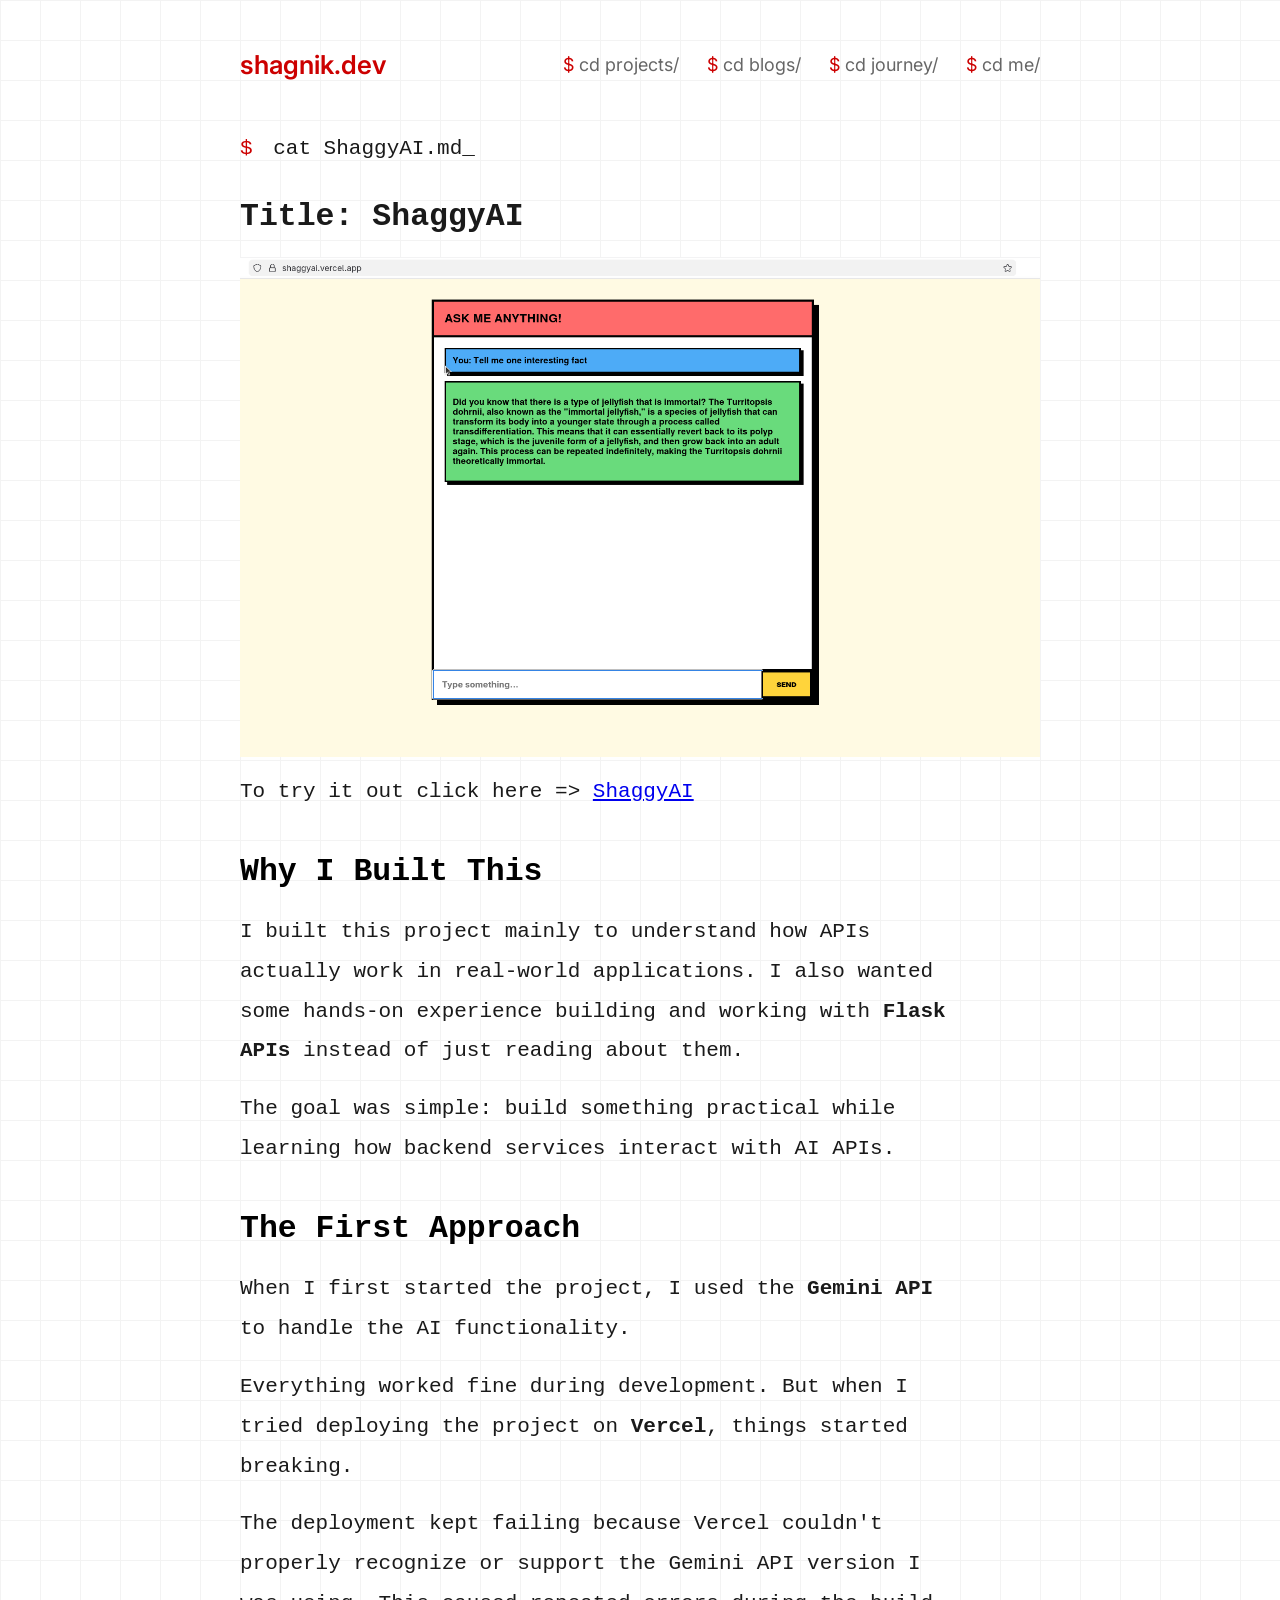
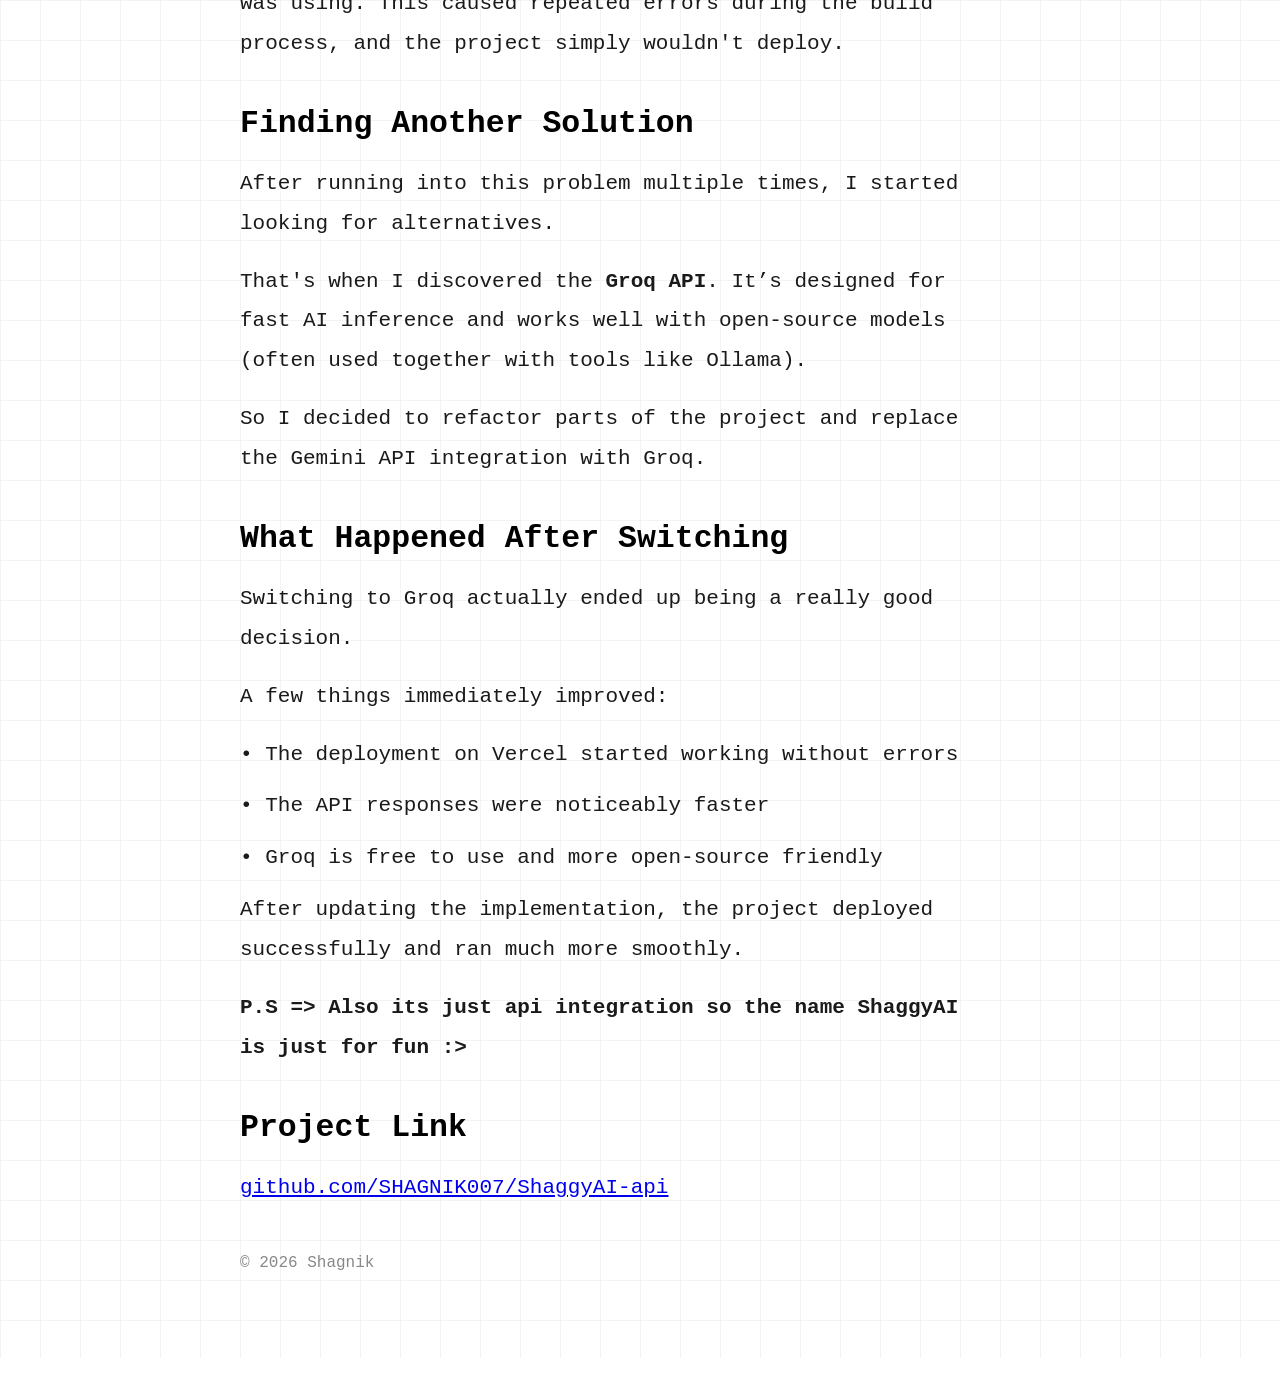
<file: apiblog.html>
<!DOCTYPE html>
<html lang="en">
<head>

<meta charset="UTF-8">
<meta name="viewport" content="width=device-width, initial-scale=1.0">

<title>shaggyAI | shagnik.dev</title>

<link rel="stylesheet" href="style.css">
<link rel="icon" type="image/png" href="me.jpg">

<link rel="stylesheet"
href="https://cdnjs.cloudflare.com/ajax/libs/font-awesome/6.5.0/css/all.min.css">

</head>

<body>

<nav>

<a href="index.html" class="logo" style="text-decoration: none;">shagnik.dev</a>

<ul class="links">
<li><a href="projects.html">cd projects/</a></li>
<li><a href="blogs.html">cd blogs/</a></li>
<li><a href="journey.html">cd journey/</a></li>
<li><a href="index.html">cd me/</a></li>

</ul>

</nav>

<section class="terminal">

<p class="terminal-command">
<span class="prompt">$</span> cat ShaggyAI.md<span class="cursor">_</span>
</p>

<h1>
Title: ShaggyAI
</h1>

<img src="Screenshot from 2026-03-09 23-28-28.png" width="800" height="500">

<p>
To try it out click here => <a href="https://shaggyai.vercel.app/" target="_blank">ShaggyAI</a>
</p>

<h2>Why I Built This</h2>

<p>
I built this project mainly to understand how APIs actually work in real-world
applications. I also wanted some hands-on experience building and working
with<strong> Flask APIs</strong> instead of just reading about them.
</p>

<p>
The goal was simple: build something practical while learning how backend
services interact with AI APIs.
</p>

<h2>The First Approach</h2>

<p>
When I first started the project, I used the <strong>Gemini API</strong> to handle
the AI functionality.
</p>

<p>
Everything worked fine during development. But when I tried deploying the
project on <strong>Vercel</strong>, things started breaking.
</p>

<p>
The deployment kept failing because Vercel couldn't properly recognize or
support the Gemini API version I was using. This caused repeated errors
during the build process, and the project simply wouldn't deploy.
</p>

<h2>Finding Another Solution</h2>

<p>
After running into this problem multiple times, I started looking for
alternatives.
</p>

<p>
That's when I discovered the <strong>Groq API</strong>. It’s designed for fast AI
inference and works well with open-source models (often used together
with tools like Ollama).
</p>

<p>
So I decided to refactor parts of the project and replace the Gemini API
integration with Groq.
</p>

<h2>What Happened After Switching</h2>

<p>
Switching to Groq actually ended up being a really good decision.
</p>

<p>
A few things immediately improved:
</p>

<ul class="terminal-list">
<li>• The deployment on Vercel started working without errors</li>
<li>• The API responses were noticeably faster</li>
<li>• Groq is free to use and more open-source friendly</li>
</ul>

<p>
After updating the implementation, the project deployed successfully
and ran much more smoothly.
</p>

<p>
    <h4>
    P.S => Also its just api integration so the name ShaggyAI is just for fun :>
    </h4>
</p>

<h2>Project Link</h2>

<p>
<a href="https://github.com/SHAGNIK007/ShaggyAI-api" target="_blank">
github.com/SHAGNIK007/ShaggyAI-api
</a>
</p>

<footer>

<p>© 2026 Shagnik</p>

</footer>

</body>
</html>
</file>
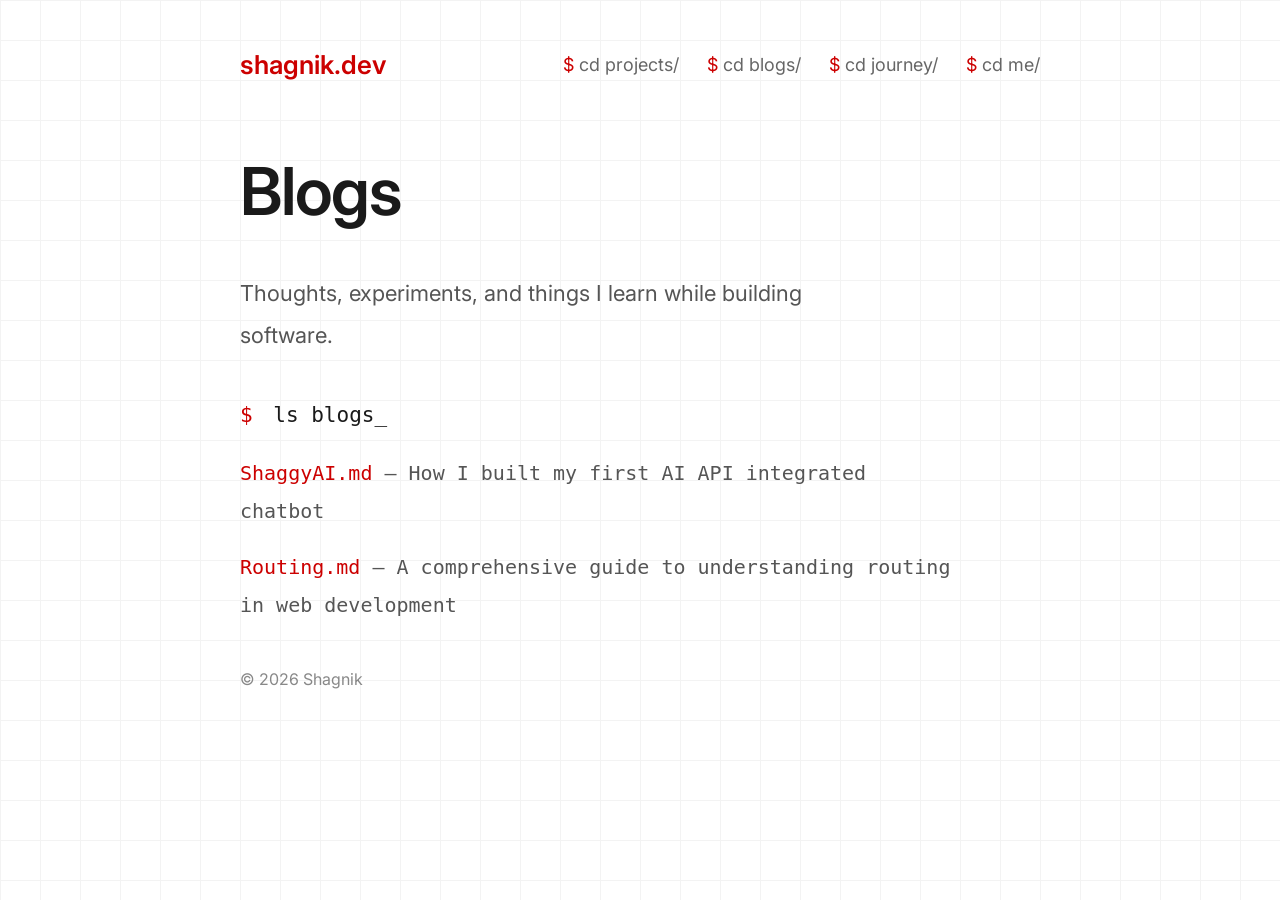
<file: blogs.html>
<!DOCTYPE html>
<html lang="en">
<head>

<meta charset="UTF-8">
<meta name="viewport" content="width=device-width, initial-scale=1.0">

<title>blogs | shagnik.dev</title>

<link rel="stylesheet" href="style.css">
<link rel="icon" type="image/jpg" href="me.jpg">

<link rel="stylesheet"
href="https://cdnjs.cloudflare.com/ajax/libs/font-awesome/6.5.0/css/all.min.css">

</head>

<body>

<nav>

<a href="index.html" class="logo" style="text-decoration: none;">shagnik.dev</a>

<ul class="links">
<li><a href="projects.html">cd projects/</a></li>
<li><a href="blogs.html">cd blogs/</a></li>
<li><a href="journey.html">cd journey/</a></li>
<li><a href="index.html">cd me/</a></li>
</ul>

</nav>

<section class="hero">

<h1>Blogs</h1>

<p>
Thoughts, experiments, and things I learn while building software.
</p>

</section>

<section class="terminal">

<p class="terminal-command">
<span class="prompt">$</span> ls blogs<span class="cursor">_</span>
</p>

<ul class="blog-list">

<li>
<a href="apiblog.html">
ShaggyAI.md
</a>
<span> — How I built my first AI API integrated chatbot</span>
</li>

<li>
<a href="routing.html">
Routing.md
</a>
<span> — A comprehensive guide to understanding routing in web development</span>
</li>

</ul>

</section>

<footer>

<p>© 2026 Shagnik</p>

</footer>

</body>
</html>
</file>
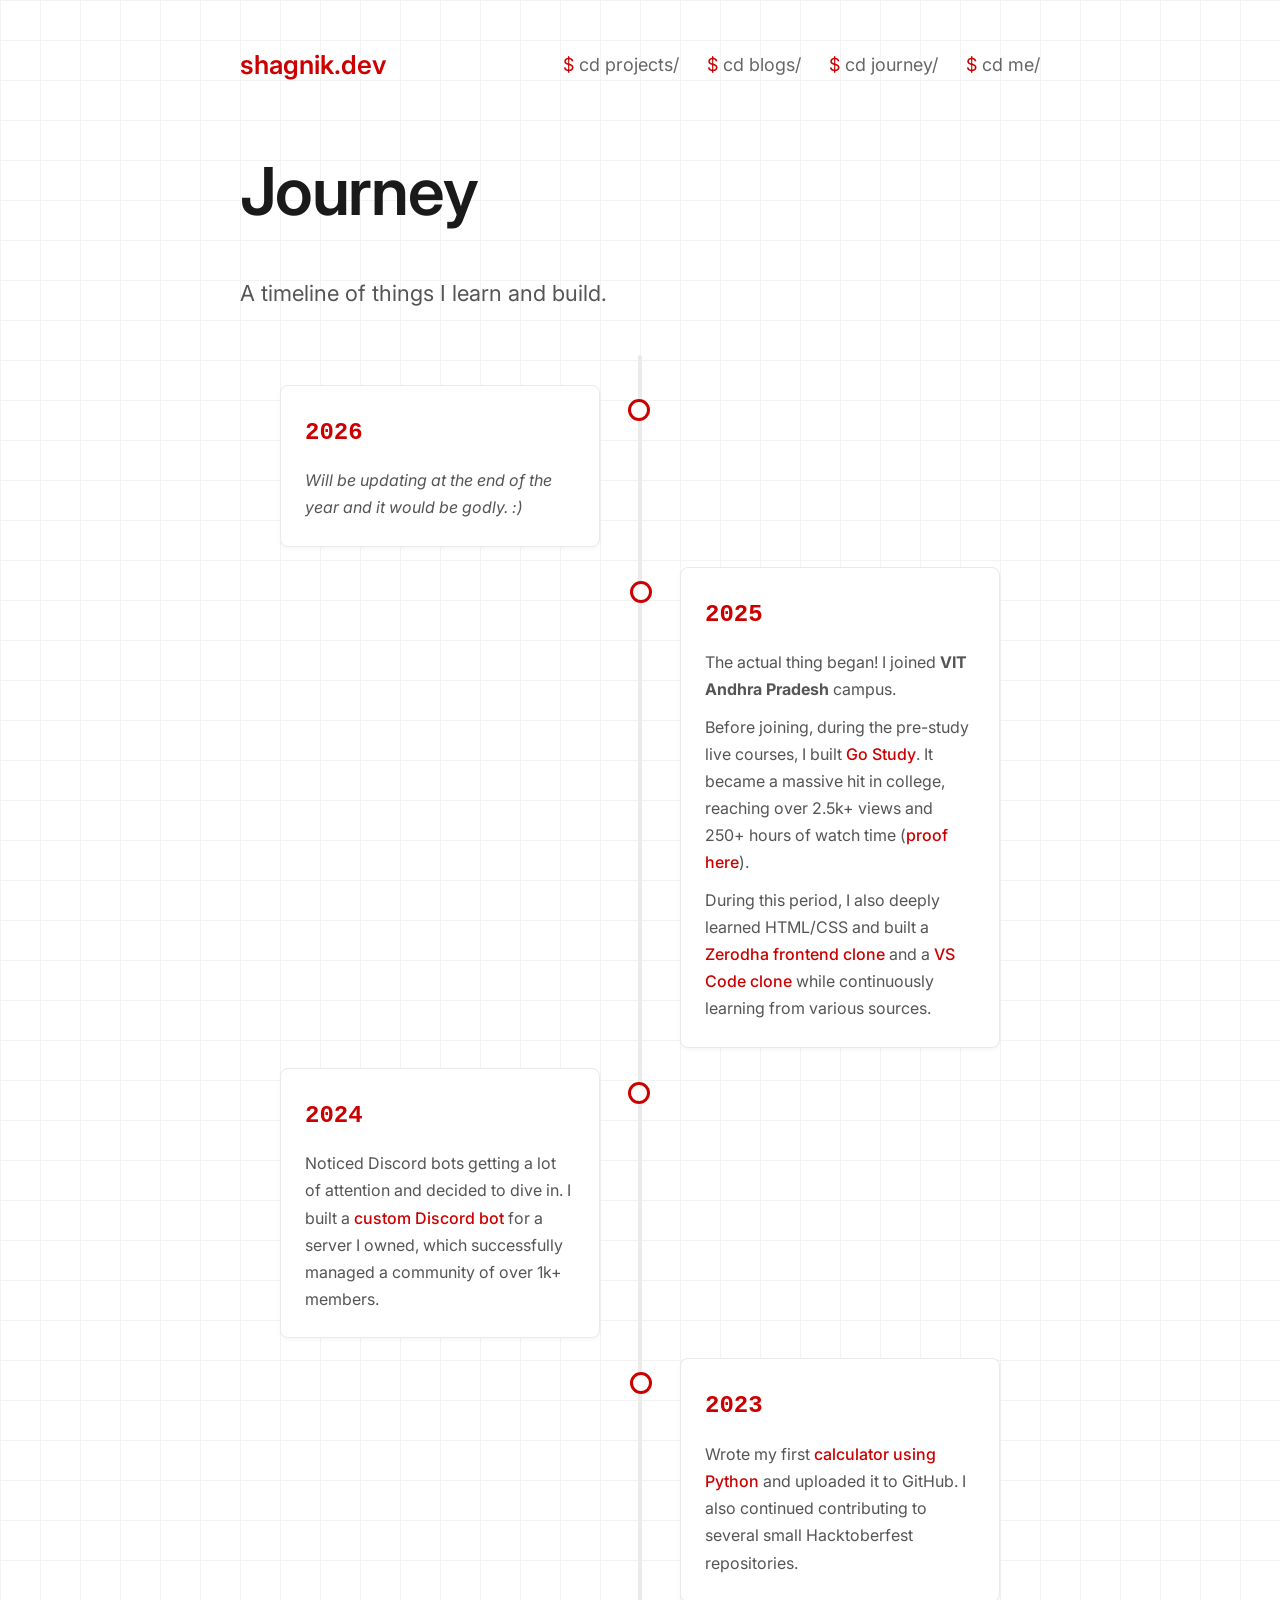
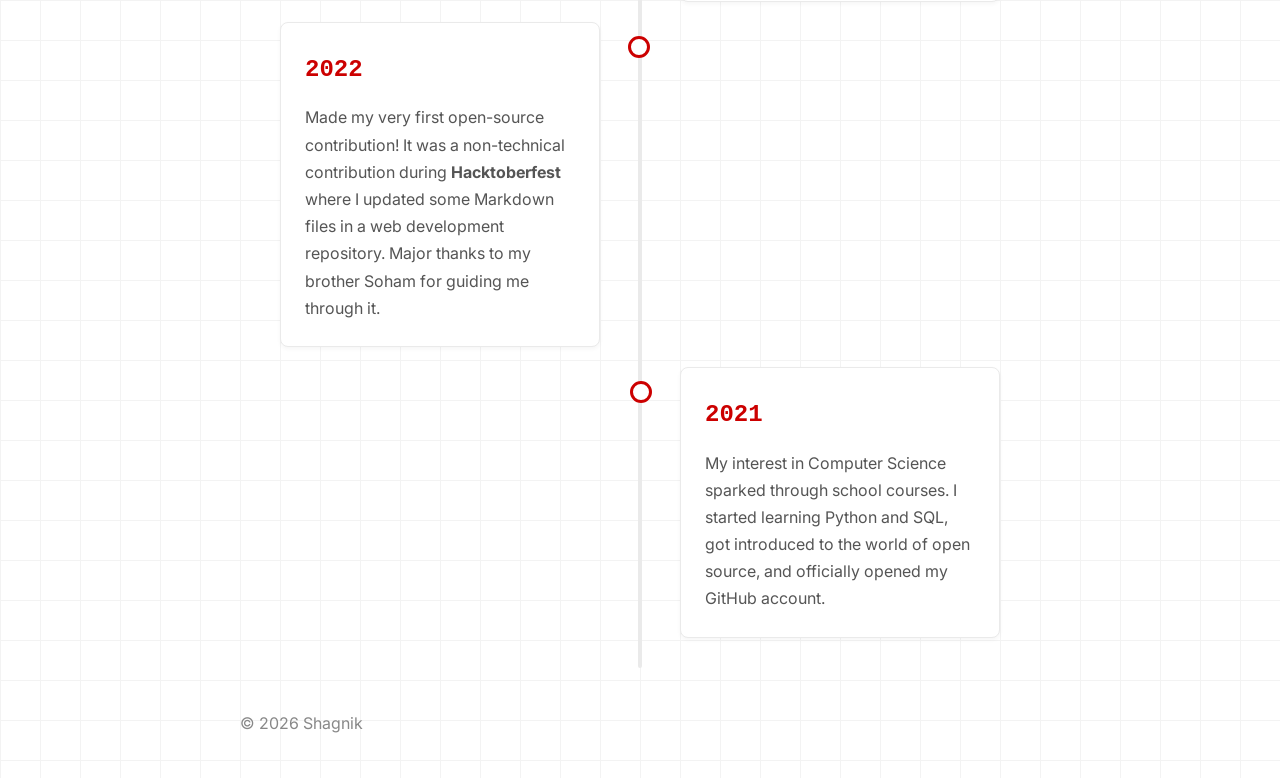
<file: journey.html>
<!DOCTYPE html>
<html lang="en">
<head>

<meta charset="UTF-8">
<meta name="viewport" content="width=device-width, initial-scale=1.0">

<title>journey | shagnik.dev</title>

<link rel="stylesheet" href="style.css">
<link rel="icon" type="image/jpg" href="me.jpg">

<link rel="stylesheet"
href="https://cdnjs.cloudflare.com/ajax/libs/font-awesome/6.5.0/css/all.min.css">

</head>

<body>

<nav>

<a href="index.html" class="logo" style="text-decoration: none;">shagnik.dev</a>

<ul class="links">
<li><a href="projects.html">cd projects/</a></li>
<li><a href="blogs.html">cd blogs/</a></li>
<li><a href="journey.html">cd journey/</a></li>
<li><a href="index.html">cd me/</a></li>
</ul>

</nav>

<section class="hero">

<h1>Journey</h1>

<p>
A timeline of things I learn and build.
</p>

</section>

<section class="timeline">

<div class="timeline-item left">
    <div class="timeline-content">
        <h2>2026</h2>
        <p><em>Will be updating at the end of the year and it would be godly. :)</em></p>
    </div>
</div>

<div class="timeline-item right">
    <div class="timeline-content">
        <h2>2025</h2>
        <p>The actual thing began! I joined <strong>VIT Andhra Pradesh</strong> campus.</p>
        <p style="margin-top: 10px;">Before joining, during the pre-study live courses, I built <a href="https://github.com/SHAGNIK007/Go-study-website-" target="_blank">Go Study</a>. It became a massive hit in college, reaching over 2.5k+ views and 250+ hours of watch time (<a href="https://www.linkedin.com/posts/shagniksarkar_few-weeks-ago-our-college-started-a-bridge-ugcPost-7364407102750019584-5893" target="_blank">proof here</a>).</p>
        <p style="margin-top: 10px;">During this period, I also deeply learned HTML/CSS and built a <a href="https://github.com/SHAGNIK007/Zerodha-clone" target="_blank">Zerodha frontend clone</a> and a <a href="https://github.com/SHAGNIK007/VS-Code-Clone" target="_blank">VS Code clone</a> while continuously learning from various sources.</p>
    </div>
</div>

<div class="timeline-item left">
    <div class="timeline-content">
        <h2>2024</h2>
        <p>Noticed Discord bots getting a lot of attention and decided to dive in. I built a <a href="https://github.com/SHAGNIK007/Custom-bot-MG" target="_blank">custom Discord bot</a> for a server I owned, which successfully managed a community of over 1k+ members.</p>
    </div>
</div>

<div class="timeline-item right">
    <div class="timeline-content">
        <h2>2023</h2>
        <p>Wrote my first <a href="https://github.com/SHAGNIK007/calculator-with-python" target="_blank">calculator using Python</a> and uploaded it to GitHub. I also continued contributing to several small Hacktoberfest repositories.</p>
    </div>
</div>

<div class="timeline-item left">
    <div class="timeline-content">
        <h2>2022</h2>
        <p>Made my very first open-source contribution! It was a non-technical contribution during <strong>Hacktoberfest</strong> where I updated some Markdown files in a web development repository. Major thanks to my brother Soham for guiding me through it.</p>
    </div>
</div>

<div class="timeline-item right">
    <div class="timeline-content">
        <h2>2021</h2>
        <p>My interest in Computer Science sparked through school courses. I started learning Python and SQL, got introduced to the world of open source, and officially opened my GitHub account.</p>
    </div>
</div>

</section>

<footer>

<p>© 2026 Shagnik</p>

</footer>

</body>
</html>
</file>
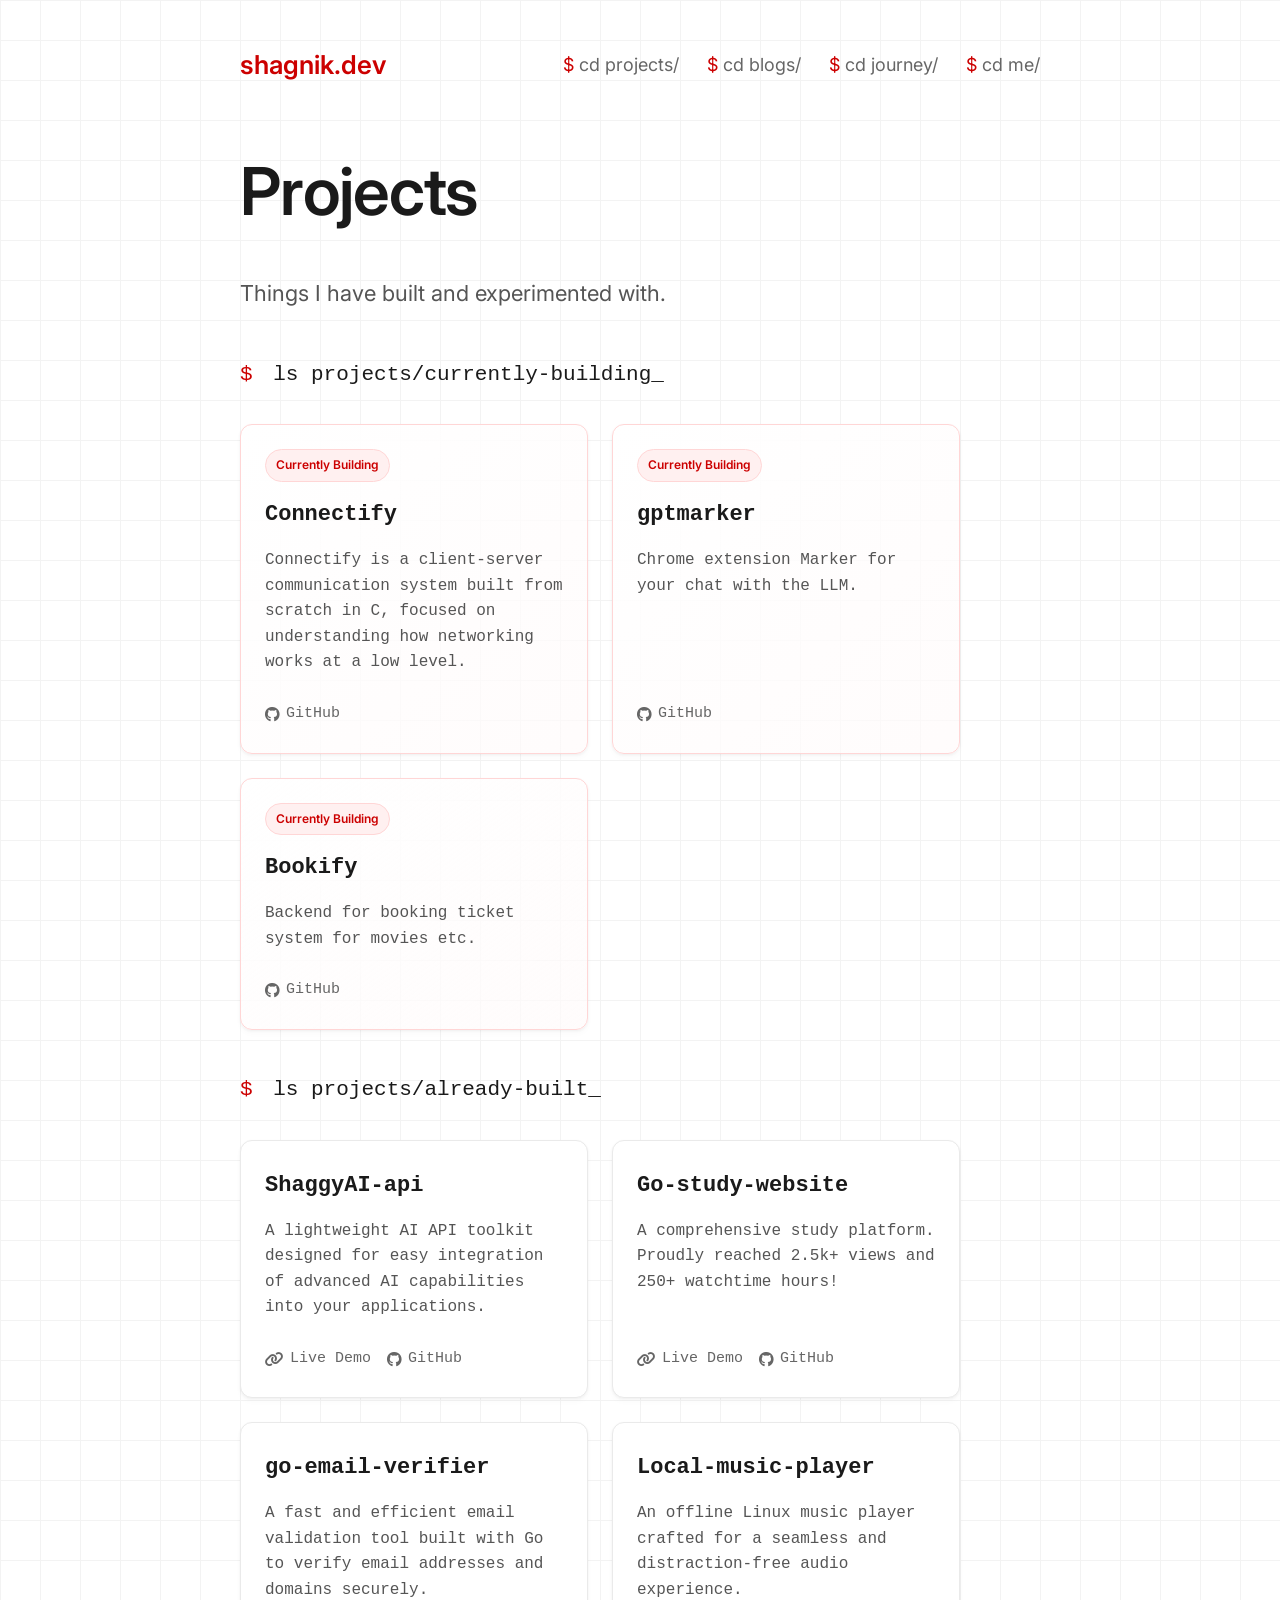
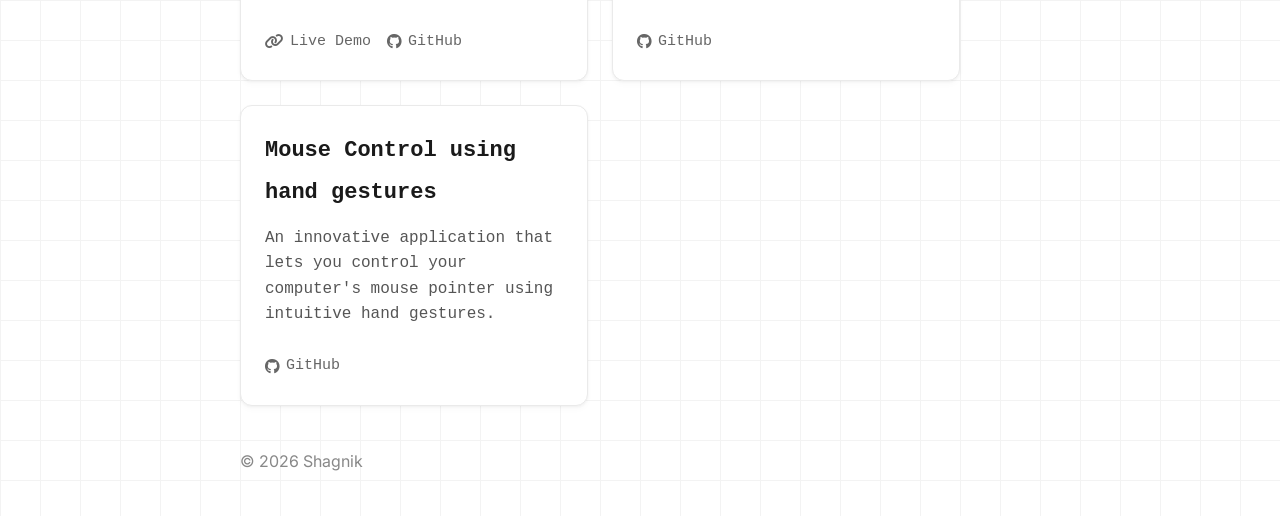
<file: projects.html>
<!DOCTYPE html>
<html lang="en">
<head>

<meta charset="UTF-8">
<meta name="viewport" content="width=device-width, initial-scale=1.0">

<title>projects | shagnik.dev</title>

<link rel="stylesheet" href="style.css">
<link rel="icon" type="image/jpg" href="me.jpg">

<link rel="stylesheet"
href="https://cdnjs.cloudflare.com/ajax/libs/font-awesome/6.5.0/css/all.min.css">

</head>

<body>

<nav>

<a href="index.html" class="logo" style="text-decoration: none;">shagnik.dev</a>

<ul class="links">
<li><a href="projects.html">cd projects/</a></li>
<li><a href="blogs.html">cd blogs/</a></li>
<li><a href="journey.html">cd journey/</a></li>
<li><a href="index.html">cd me/</a></li>
</ul>

</nav>

<section class="hero">

<h1>Projects</h1>

<p>
Things I have built and experimented with.
</p>

</section>

<section class="terminal">

<p class="terminal-command">
<span class="prompt">$</span> ls projects/currently-building<span class="cursor">_</span>
</p>

<div class="project-grid">

<div class="project-card currently-building">
  <div class="status-badge">Currently Building</div>
  <h3>Connectify</h3>
  <p>Connectify is a client-server communication system built from scratch in C, focused on understanding how networking works at a low level.</p>
  <div class="project-links">
    <a href="https://github.com/SHAGNIK007/Connectify" target="_blank"><i class="fa-brands fa-github"></i> GitHub</a>
  </div>
</div>

<div class="project-card currently-building">
  <div class="status-badge">Currently Building</div>
  <h3>gptmarker</h3>
  <p>Chrome extension Marker for your chat with the LLM.</p>
  <div class="project-links">
    <a href="https://github.com/SHAGNIK007/gptmarker" target="_blank"><i class="fa-brands fa-github"></i> GitHub</a>
  </div>
</div>

<div class="project-card currently-building">
  <div class="status-badge">Currently Building</div>
  <h3>Bookify</h3>
  <p>Backend for booking ticket system for movies etc.</p>
  <div class="project-links">
    <a href="https://github.com/SHAGNIK007/Bookify" target="_blank"><i class="fa-brands fa-github"></i> GitHub</a>
  </div>
</div>

</div>

<p class="terminal-command" style="margin-top: 40px;">
<span class="prompt">$</span> ls projects/already-built<span class="cursor">_</span>
</p>

<div class="project-grid">

<div class="project-card">
  <h3>ShaggyAI-api</h3>
  <p>A lightweight AI API toolkit designed for easy integration of advanced AI capabilities into your applications.</p>
  <div class="project-links">
    <a href="https://shaggyai.vercel.app" target="_blank"><i class="fa-solid fa-link"></i> Live Demo</a>
    <a href="https://github.com/SHAGNIK007/ShaggyAI-api" target="_blank"><i class="fa-brands fa-github"></i> GitHub</a>
  </div>
</div>

<div class="project-card">
  <h3>Go-study-website</h3>
  <p>A comprehensive study platform. Proudly reached 2.5k+ views and 250+ watchtime hours!</p>
  <div class="project-links">
    <a href="https://gostudy-pi.vercel.app" target="_blank"><i class="fa-solid fa-link"></i> Live Demo</a>
    <a href="https://github.com/SHAGNIK007/Go-study-website-" target="_blank"><i class="fa-brands fa-github"></i> GitHub</a>
  </div>
</div>

<div class="project-card">
  <h3>go-email-verifier</h3>
  <p>A fast and efficient email validation tool built with Go to verify email addresses and domains securely.</p>
  <div class="project-links">
    <a href="https://domain-checker-lek9.onrender.com" target="_blank"><i class="fa-solid fa-link"></i> Live Demo</a>
    <a href="https://github.com/SHAGNIK007/go-email-verifier" target="_blank"><i class="fa-brands fa-github"></i> GitHub</a>
  </div>
</div>

<div class="project-card">
  <h3>Local-music-player</h3>
  <p>An offline Linux music player crafted for a seamless and distraction-free audio experience.</p>
  <div class="project-links">
    <a href="https://github.com/SHAGNIK007/Local-music-player" target="_blank"><i class="fa-brands fa-github"></i> GitHub</a>
  </div>
</div>

<div class="project-card">
  <h3>Mouse Control using hand gestures</h3>
  <p>An innovative application that lets you control your computer's mouse pointer using intuitive hand gestures.</p>
  <div class="project-links">
    <a href="https://github.com/SHAGNIK007/Mouse-Control-using-hand-gestures" target="_blank"><i class="fa-brands fa-github"></i> GitHub</a>
  </div>
</div>

</div>

</section>

<footer>

<p>© 2026 Shagnik</p>

</footer>

</body>
</html>
</file>
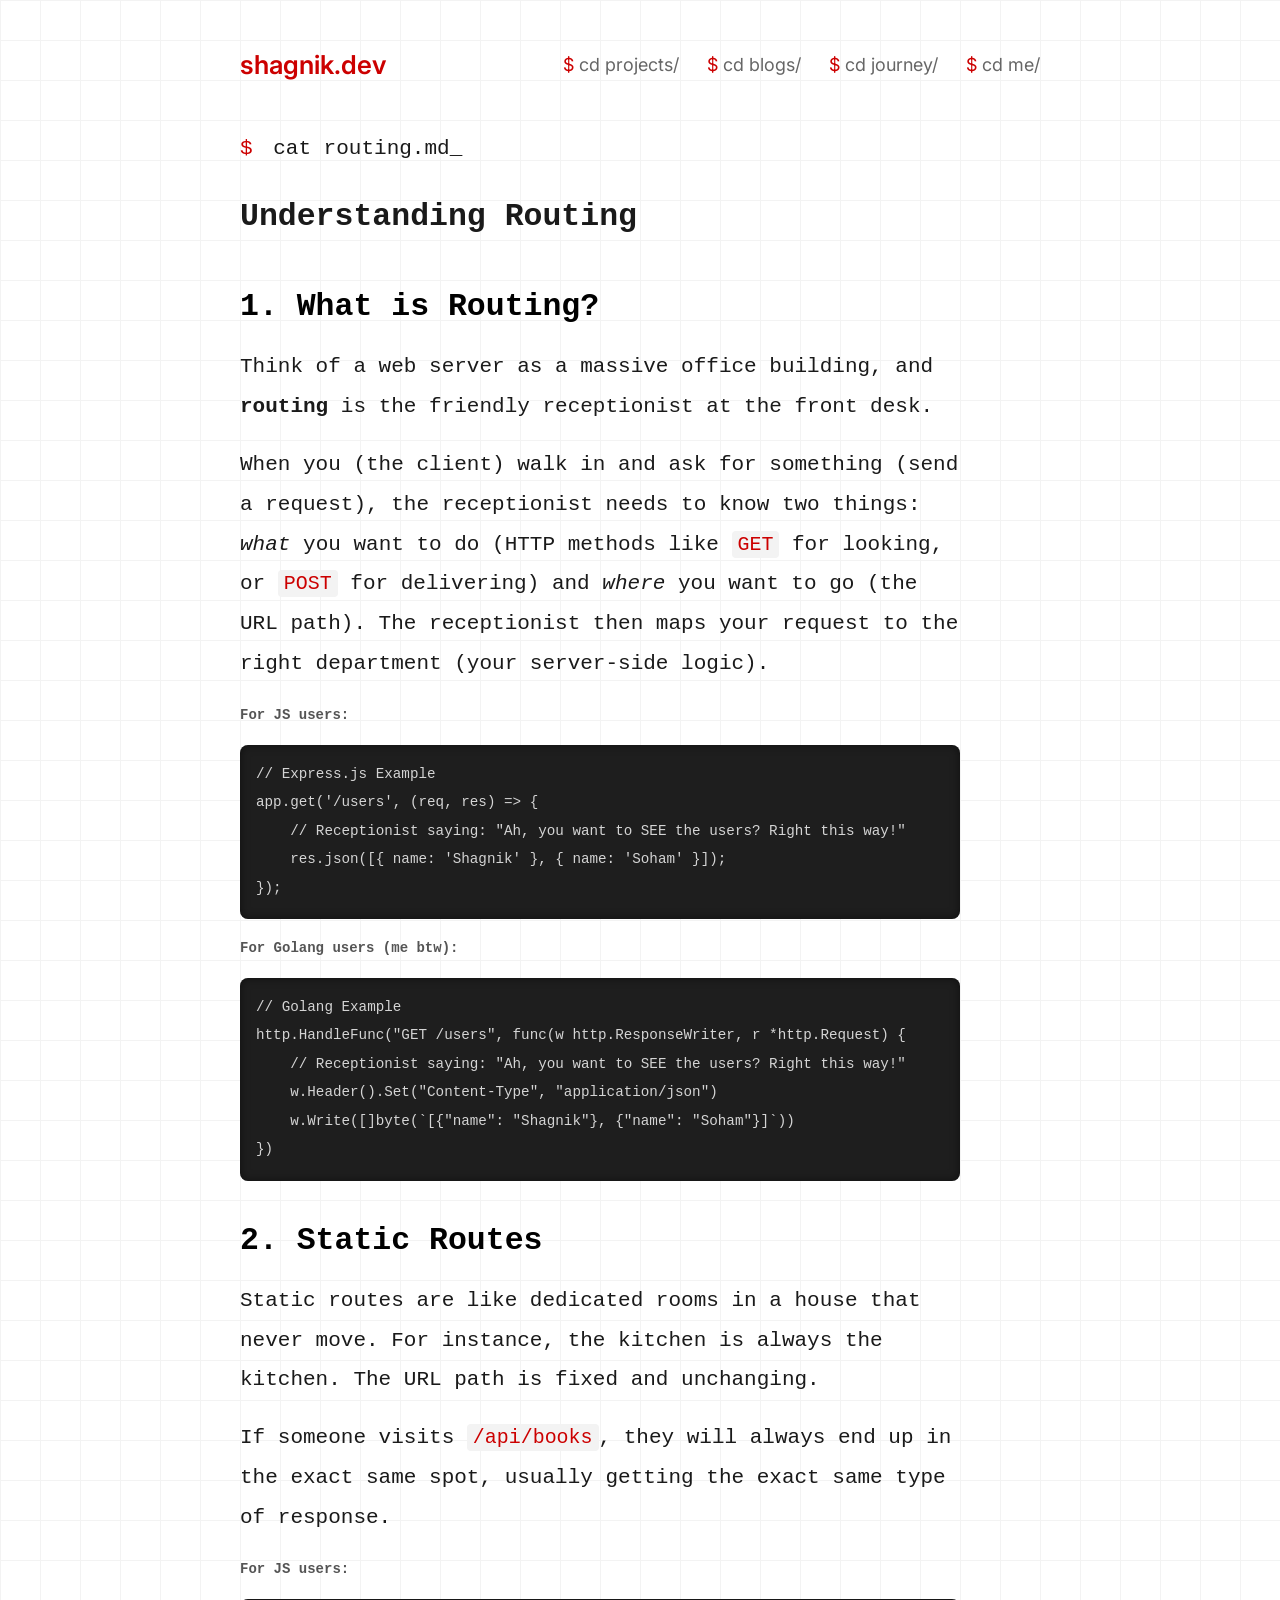
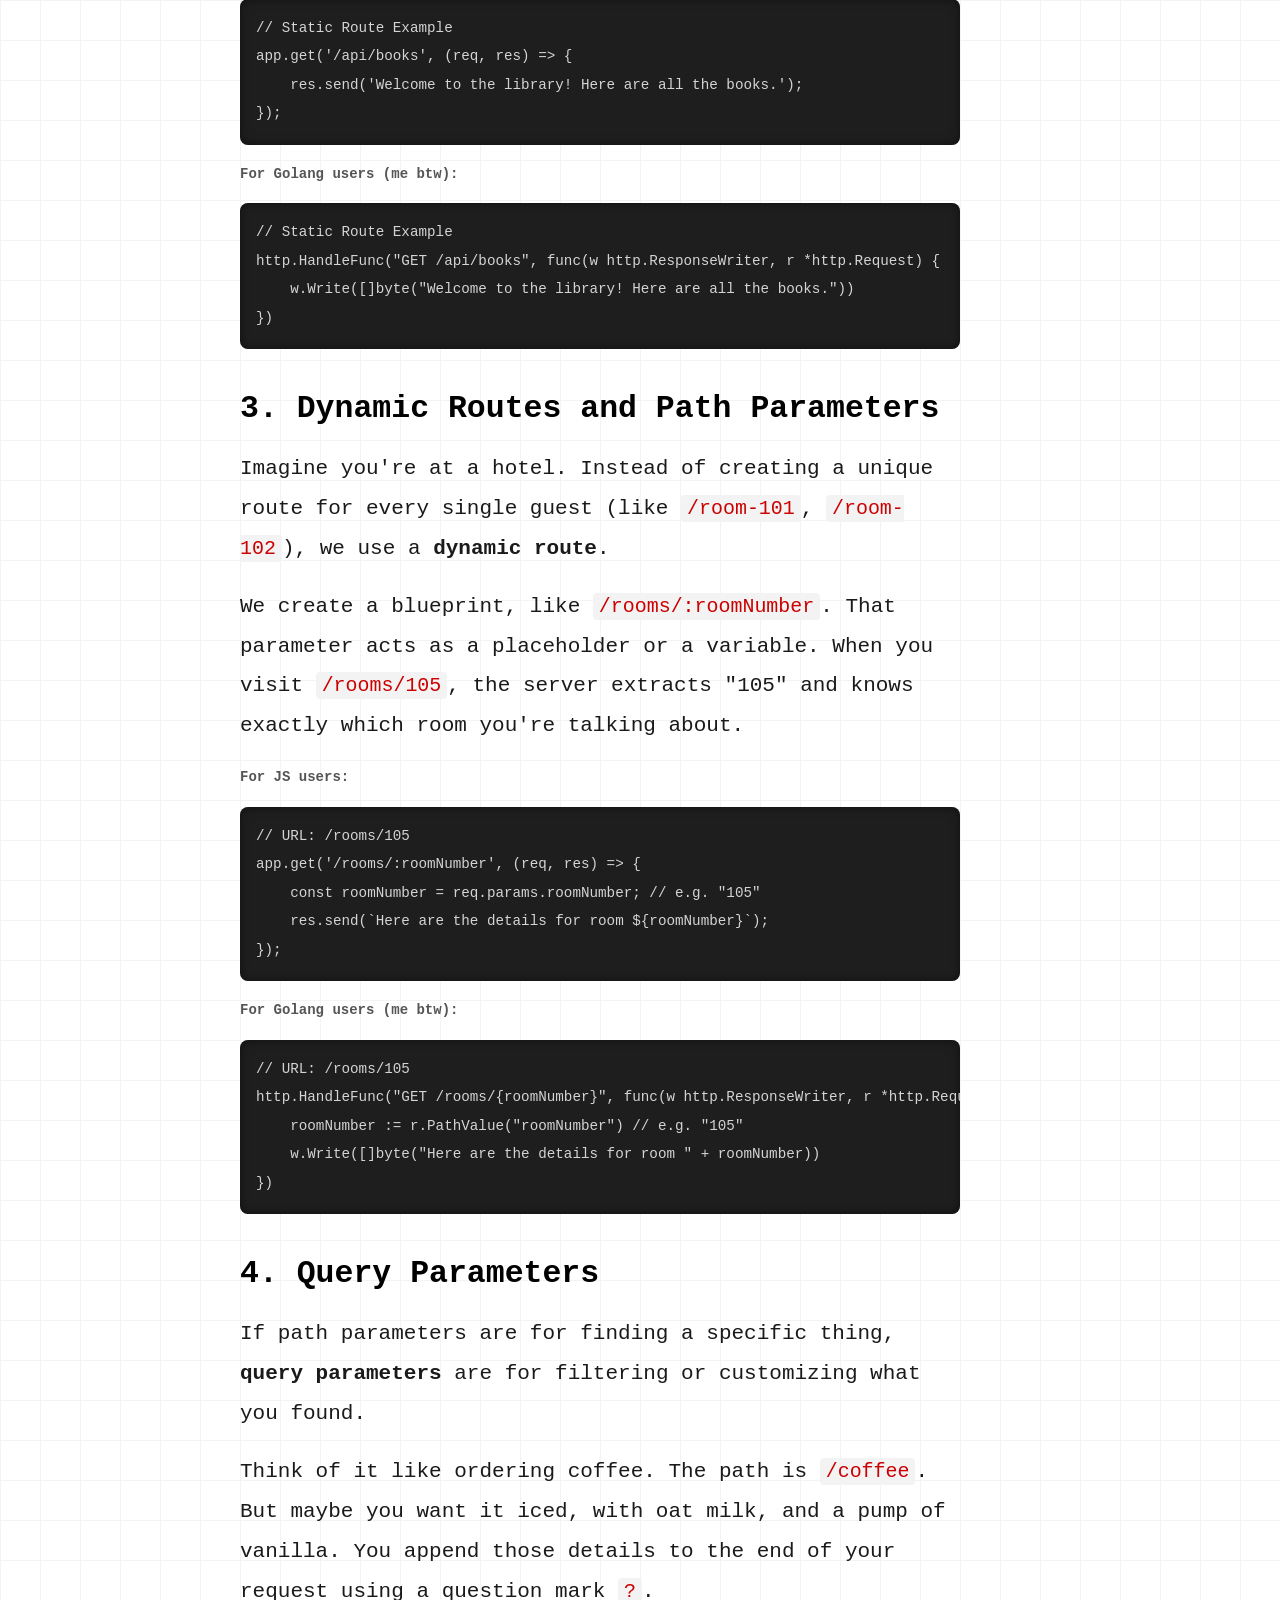
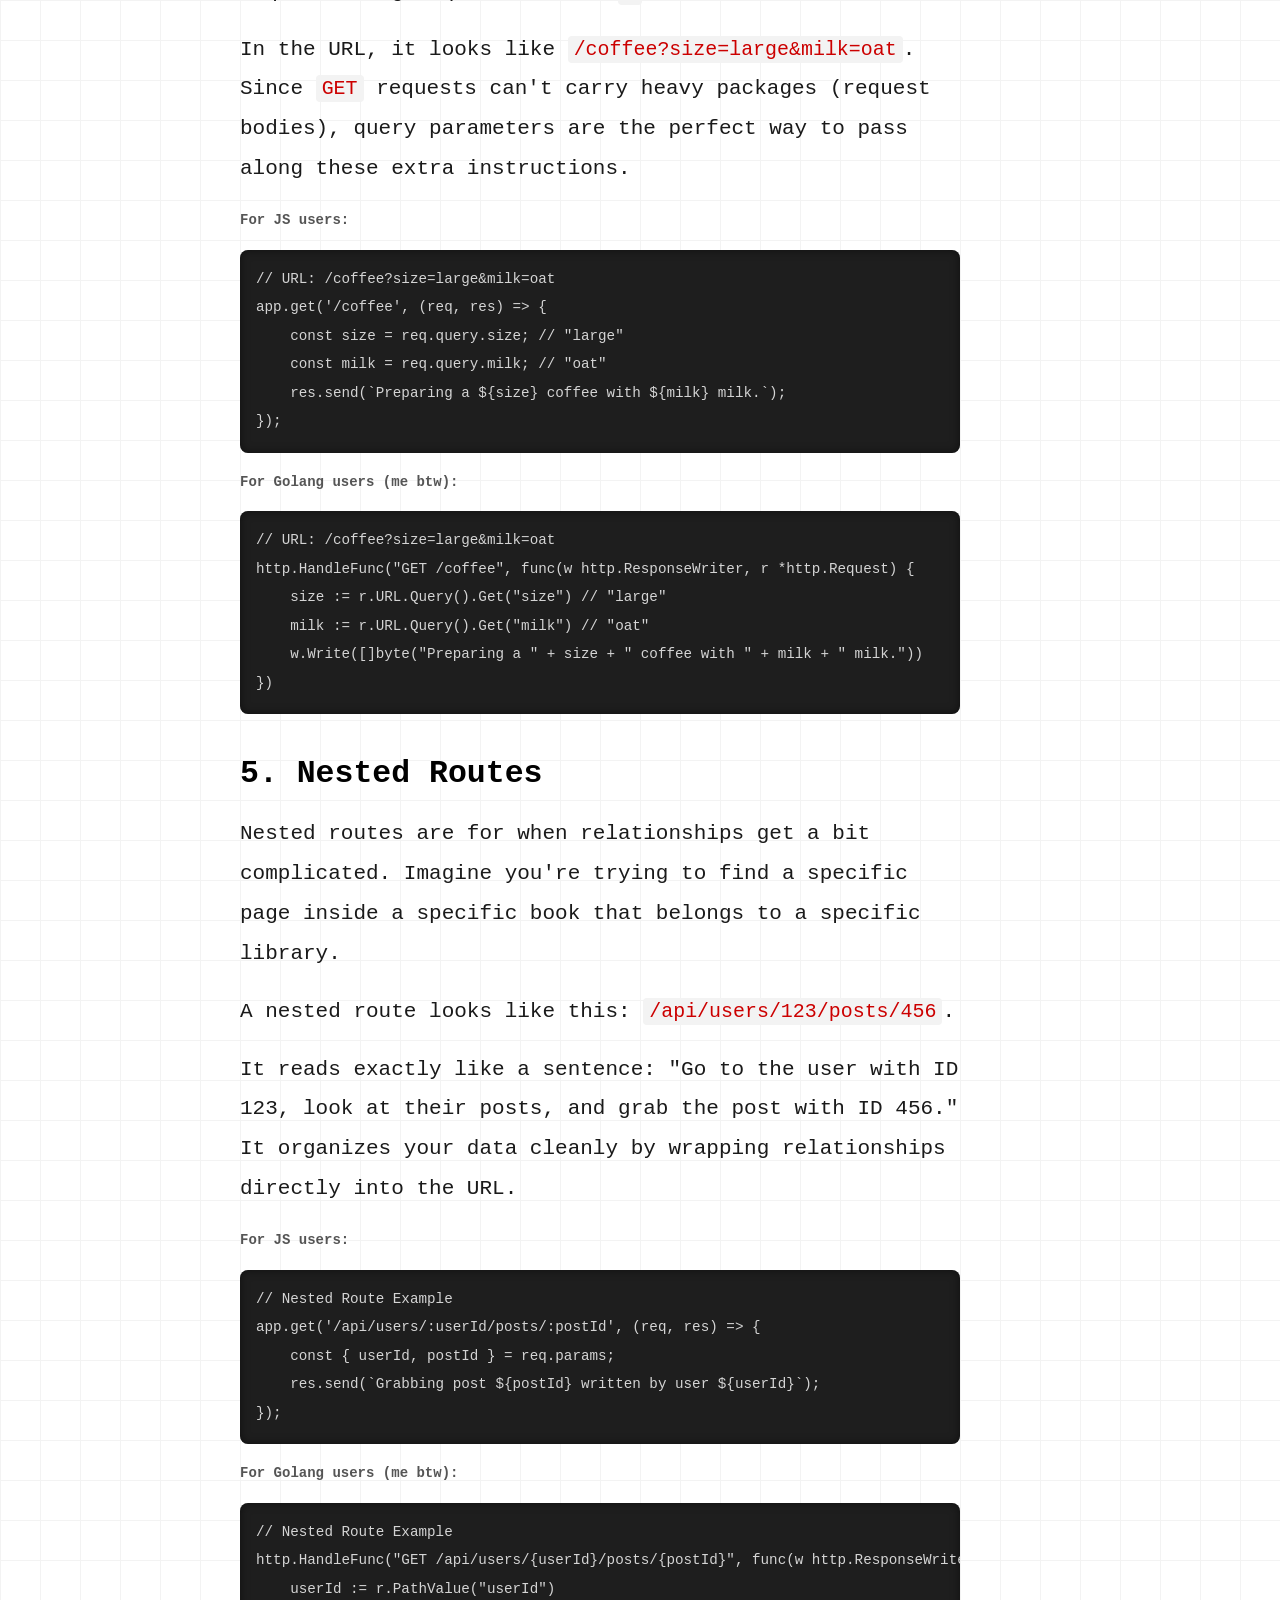
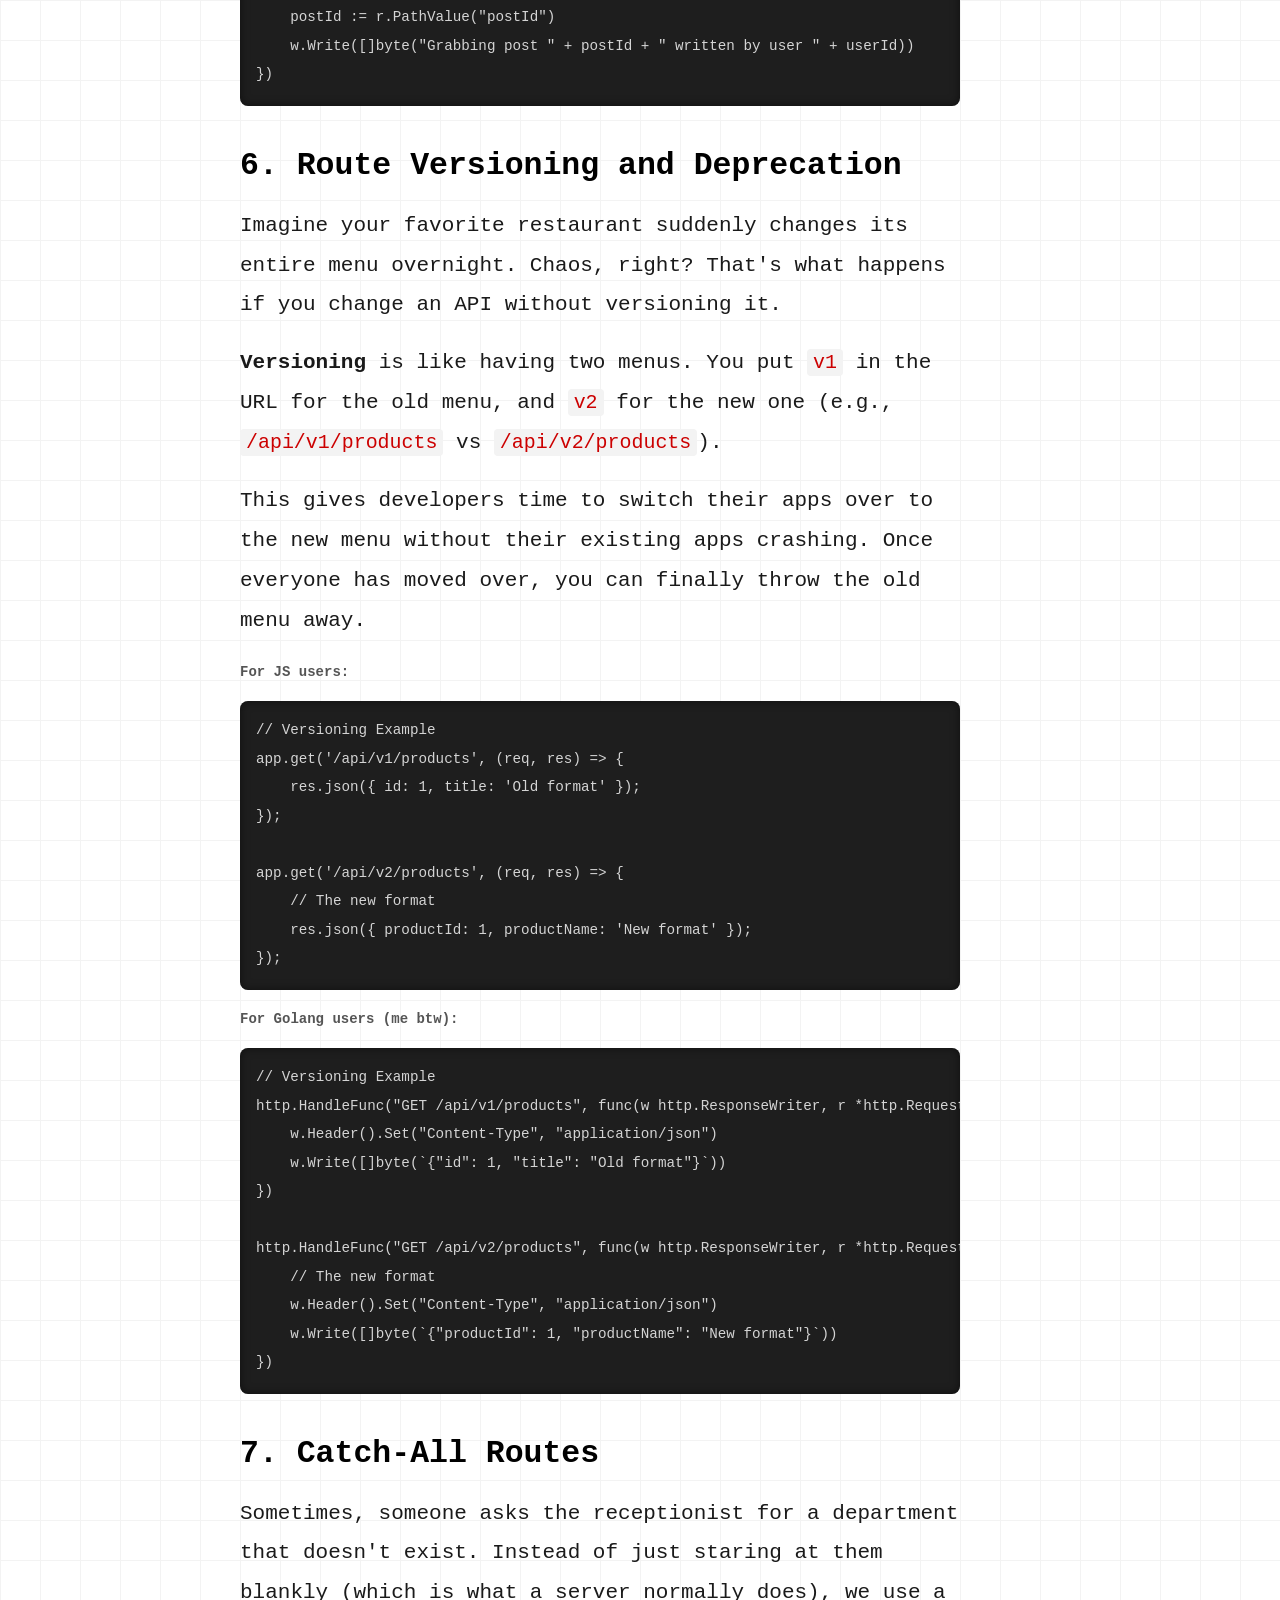
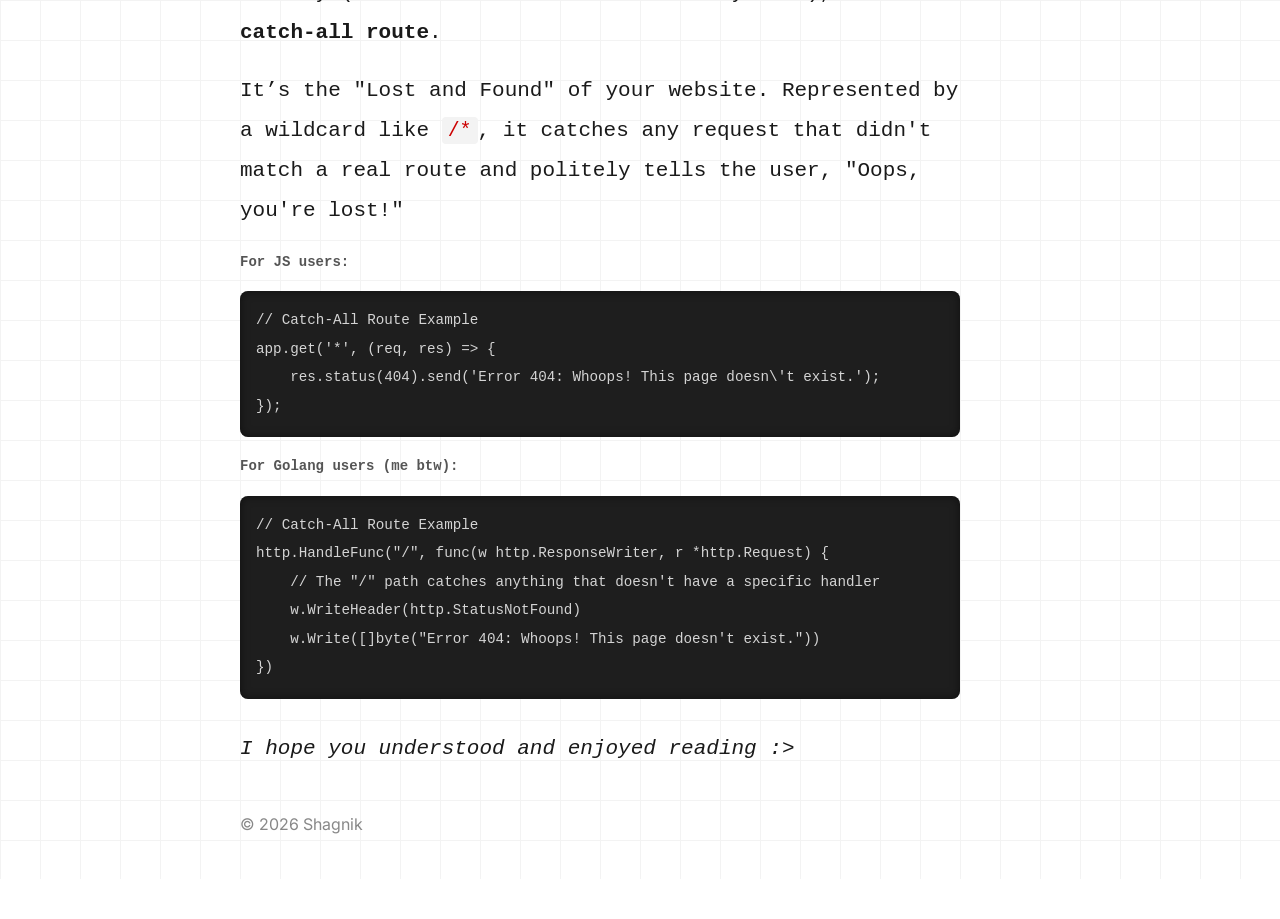
<file: routing.html>
<!DOCTYPE html>
<html lang="en">
<head>
<meta charset="UTF-8">
<meta name="viewport" content="width=device-width, initial-scale=1.0">
<title>Routing | shagnik.dev</title>
<link rel="stylesheet" href="style.css">
<link rel="icon" type="image/jpg" href="me.jpg">
<link rel="stylesheet" href="https://cdnjs.cloudflare.com/ajax/libs/font-awesome/6.5.0/css/all.min.css">
<style>
    .lang-label {
        font-weight: bold;
        font-size: 14px;
        color: #555;
        margin-top: 15px;
        margin-bottom: 5px;
    }
</style>
</head>
<body>

<nav>
<a href="index.html" class="logo" style="text-decoration: none;">shagnik.dev</a>
<ul class="links">
<li><a href="projects.html">cd projects/</a></li>
<li><a href="blogs.html">cd blogs/</a></li>
<li><a href="journey.html">cd journey/</a></li>
<li><a href="index.html">cd me/</a></li>
</ul>
</nav>

<section class="terminal">
<p class="terminal-command">
<span class="prompt">$</span> cat routing.md<span class="cursor">_</span>
</p>

<h1>Understanding Routing</h1>

<h2>1. What is Routing?</h2>
<p>
Think of a web server as a massive office building, and <strong>routing</strong> is the friendly receptionist at the front desk. 
</p>
<p>
When you (the client) walk in and ask for something (send a request), the receptionist needs to know two things: <em>what</em> you want to do (HTTP methods like <code>GET</code> for looking, or <code>POST</code> for delivering) and <em>where</em> you want to go (the URL path). The receptionist then maps your request to the right department (your server-side logic).
</p>

<div class="lang-label">For JS users:</div>
<pre><code>// Express.js Example
app.get('/users', (req, res) => {
    // Receptionist saying: "Ah, you want to SEE the users? Right this way!"
    res.json([{ name: 'Shagnik' }, { name: 'Soham' }]);
});
</code></pre>

<div class="lang-label">For Golang users (me btw):</div>
<pre><code>// Golang Example
http.HandleFunc("GET /users", func(w http.ResponseWriter, r *http.Request) {
    // Receptionist saying: "Ah, you want to SEE the users? Right this way!"
    w.Header().Set("Content-Type", "application/json")
    w.Write([]byte(`[{"name": "Shagnik"}, {"name": "Soham"}]`))
})
</code></pre>

<h2>2. Static Routes</h2>
<p>
Static routes are like dedicated rooms in a house that never move. For instance, the kitchen is always the kitchen. The URL path is fixed and unchanging.
</p>
<p>
If someone visits <code>/api/books</code>, they will always end up in the exact same spot, usually getting the exact same type of response.
</p>

<div class="lang-label">For JS users:</div>
<pre><code>// Static Route Example
app.get('/api/books', (req, res) => {
    res.send('Welcome to the library! Here are all the books.');
});
</code></pre>

<div class="lang-label">For Golang users (me btw):</div>
<pre><code>// Static Route Example
http.HandleFunc("GET /api/books", func(w http.ResponseWriter, r *http.Request) {
    w.Write([]byte("Welcome to the library! Here are all the books."))
})
</code></pre>


<h2>3. Dynamic Routes and Path Parameters</h2>
<p>
Imagine you're at a hotel. Instead of creating a unique route for every single guest (like <code>/room-101</code>, <code>/room-102</code>), we use a <strong>dynamic route</strong>. 
</p>
<p>
We create a blueprint, like <code>/rooms/:roomNumber</code>. That parameter acts as a placeholder or a variable. When you visit <code>/rooms/105</code>, the server extracts "105" and knows exactly which room you're talking about.
</p>

<div class="lang-label">For JS users:</div>
<pre><code>// URL: /rooms/105
app.get('/rooms/:roomNumber', (req, res) => {
    const roomNumber = req.params.roomNumber; // e.g. "105"
    res.send(`Here are the details for room ${roomNumber}`);
});
</code></pre>

<div class="lang-label">For Golang users (me btw):</div>
<pre><code>// URL: /rooms/105
http.HandleFunc("GET /rooms/{roomNumber}", func(w http.ResponseWriter, r *http.Request) {
    roomNumber := r.PathValue("roomNumber") // e.g. "105"
    w.Write([]byte("Here are the details for room " + roomNumber))
})
</code></pre>


<h2>4. Query Parameters</h2>
<p>
If path parameters are for finding a specific thing, <strong>query parameters</strong> are for filtering or customizing what you found.
</p>
<p>
Think of it like ordering coffee. The path is <code>/coffee</code>. But maybe you want it iced, with oat milk, and a pump of vanilla. You append those details to the end of your request using a question mark <code>?</code>. 
</p>
<p>
In the URL, it looks like <code>/coffee?size=large&milk=oat</code>. Since <code>GET</code> requests can't carry heavy packages (request bodies), query parameters are the perfect way to pass along these extra instructions.
</p>

<div class="lang-label">For JS users:</div>
<pre><code>// URL: /coffee?size=large&milk=oat
app.get('/coffee', (req, res) => {
    const size = req.query.size; // "large"
    const milk = req.query.milk; // "oat"
    res.send(`Preparing a ${size} coffee with ${milk} milk.`);
});
</code></pre>

<div class="lang-label">For Golang users (me btw):</div>
<pre><code>// URL: /coffee?size=large&milk=oat
http.HandleFunc("GET /coffee", func(w http.ResponseWriter, r *http.Request) {
    size := r.URL.Query().Get("size") // "large"
    milk := r.URL.Query().Get("milk") // "oat"
    w.Write([]byte("Preparing a " + size + " coffee with " + milk + " milk."))
})
</code></pre>


<h2>5. Nested Routes</h2>
<p>
Nested routes are for when relationships get a bit complicated. Imagine you're trying to find a specific page inside a specific book that belongs to a specific library. 
</p>
<p>
A nested route looks like this: <code>/api/users/123/posts/456</code>. 
</p>
<p>
It reads exactly like a sentence: "Go to the user with ID 123, look at their posts, and grab the post with ID 456." It organizes your data cleanly by wrapping relationships directly into the URL.
</p>

<div class="lang-label">For JS users:</div>
<pre><code>// Nested Route Example
app.get('/api/users/:userId/posts/:postId', (req, res) => {
    const { userId, postId } = req.params;
    res.send(`Grabbing post ${postId} written by user ${userId}`);
});
</code></pre>

<div class="lang-label">For Golang users (me btw):</div>
<pre><code>// Nested Route Example
http.HandleFunc("GET /api/users/{userId}/posts/{postId}", func(w http.ResponseWriter, r *http.Request) {
    userId := r.PathValue("userId")
    postId := r.PathValue("postId")
    w.Write([]byte("Grabbing post " + postId + " written by user " + userId))
})
</code></pre>


<h2>6. Route Versioning and Deprecation</h2>
<p>
Imagine your favorite restaurant suddenly changes its entire menu overnight. Chaos, right? That's what happens if you change an API without versioning it.
</p>
<p>
<strong>Versioning</strong> is like having two menus. You put <code>v1</code> in the URL for the old menu, and <code>v2</code> for the new one (e.g., <code>/api/v1/products</code> vs <code>/api/v2/products</code>). 
</p>
<p>
This gives developers time to switch their apps over to the new menu without their existing apps crashing. Once everyone has moved over, you can finally throw the old menu away.
</p>

<div class="lang-label">For JS users:</div>
<pre><code>// Versioning Example
app.get('/api/v1/products', (req, res) => {
    res.json({ id: 1, title: 'Old format' });
});

app.get('/api/v2/products', (req, res) => {
    // The new format
    res.json({ productId: 1, productName: 'New format' });
});
</code></pre>

<div class="lang-label">For Golang users (me btw):</div>
<pre><code>// Versioning Example
http.HandleFunc("GET /api/v1/products", func(w http.ResponseWriter, r *http.Request) {
    w.Header().Set("Content-Type", "application/json")
    w.Write([]byte(`{"id": 1, "title": "Old format"}`))
})

http.HandleFunc("GET /api/v2/products", func(w http.ResponseWriter, r *http.Request) {
    // The new format
    w.Header().Set("Content-Type", "application/json")
    w.Write([]byte(`{"productId": 1, "productName": "New format"}`))
})
</code></pre>


<h2>7. Catch-All Routes</h2>
<p>
Sometimes, someone asks the receptionist for a department that doesn't exist. Instead of just staring at them blankly (which is what a server normally does), we use a <strong>catch-all route</strong>.
</p>
<p>
It’s the "Lost and Found" of your website. Represented by a wildcard like <code>/*</code>, it catches any request that didn't match a real route and politely tells the user, "Oops, you're lost!"
</p>

<div class="lang-label">For JS users:</div>
<pre><code>// Catch-All Route Example
app.get('*', (req, res) => {
    res.status(404).send('Error 404: Whoops! This page doesn\'t exist.');
});
</code></pre>

<div class="lang-label">For Golang users (me btw):</div>
<pre><code>// Catch-All Route Example
http.HandleFunc("/", func(w http.ResponseWriter, r *http.Request) {
    // The "/" path catches anything that doesn't have a specific handler
    w.WriteHeader(http.StatusNotFound)
    w.Write([]byte("Error 404: Whoops! This page doesn't exist."))
})
</code></pre>


<p style="margin-top: 30px; font-style: italic;">
    I hope you understood and enjoyed reading :>
</p>

</section>

<footer>
<p>© 2026 Shagnik</p>
</footer>

</body>
</html>
</file>
<file: style.css>
@import url('https://fonts.googleapis.com/css2?family=Inter:wght@400;500;600&display=swap');

*{
margin:0;
padding:0;
box-sizing:border-box;
}

body{

font-family:Inter, sans-serif;
color:#1a1a1a;
max-width:880px;
margin:auto;
padding:40px;
line-height:1.9;

-webkit-font-smoothing: antialiased;
-moz-osx-font-smoothing: grayscale;
text-rendering: optimizeLegibility;

background-color:white;

background-image:
linear-gradient(#f3f3f3 1px, transparent 1px),
linear-gradient(90deg,#f3f3f3 1px, transparent 1px);

background-size:40px 40px;

}


/* NAVBAR */

nav{

display:flex;
justify-content:space-between;
align-items:center;
margin-bottom:40px;

}

.logo{

font-weight:600;
font-size:26px;
color:#cc0000;
}

.links a::before{
content: "$ ";
color:#cc0000;
}

.links{

display:flex;
gap:28px;
list-style:none;

}

.links a{

text-decoration:none;
color:#666;
font-size:18px;
transition:0.2s;

}

.links a:hover{

color:#cc0000;

}

/*PROFILE PIC ---------------------------------------*/
.profile-container{

display:flex;
justify-content:center;
margin-bottom:30px;

}

.profile-ring{

padding:6px;
border-radius:50%;
background:linear-gradient(135deg,#ff4d4d,#cc0000,#ff4d4d);
box-shadow:0 0 14px rgba(204,0,0,0.35);

}

.profile-ring img{

width:130px;
height:130px;
border-radius:50%;
object-fit:cover;
display:block;

}





/* HERO */

.hero{

margin-bottom:40px;

}

.hero h1{

font-size:66px;
margin-bottom:18px;
letter-spacing:-1.2px;
font-weight:600;

}

.hero p{

color:#555;
max-width:640px;
font-size:22px;

}


/* TERMINAL */

.terminal{

font-family:monospace;
margin-bottom:40px;
font-size:21px;
max-width:720px;

}

.prompt{

color:#cc0000;
margin-right:8px;

}

.terminal p{

margin-bottom:18px;

}


/* TERMINAL LIST */

.terminal-list{

list-style:none;
margin-top:10px;

}

.terminal-list li{

margin-bottom:12px;

}


/* TECH LOGOS */

.tech{
display:flex;
gap:24px;
margin-top:24px;
flex-wrap:wrap;
}

.tech-item {
display: flex;
flex-direction: column;
align-items: center;
gap: 8px;
transition: 0.2s;
cursor: default;
}

.tech-item:hover {
transform: translateY(-4px);
}

.tech-item img {
width: 46px;
height: 46px;
opacity: 0.9;
transition: 0.2s;
}

.tech-item:hover img {
opacity: 1;
}

.tech-label {
font-size: 13px;
color: #666;
font-family: monospace;
transition: 0.2s;
}

.tech-item:hover .tech-label {
color: #cc0000;
}


/* CONTACT ICONS */

.contact-icons{

display:flex;
gap:20px;
margin-top:10px;
align-items: center;

}

.contact-icons a{

color:#666;
font-size:38px;
transition:0.2s;

}

.contact-icons a:hover{

color:#cc0000;

}


/* FOOTER */

footer{

margin-top:40px;
font-size:16px;
color:#888;

}





/*PROJECTS.HTML------------------------------------------------------------------------------------------*/

.project-grid {
    display: grid;
    grid-template-columns: repeat(auto-fit, minmax(280px, 1fr));
    gap: 24px;
    margin-top: 30px;
}

.project-card {
    border: 1px solid #eaeaea;
    border-radius: 12px;
    padding: 24px;
    background-color: #fff;
    box-shadow: 0 4px 6px rgba(0, 0, 0, 0.02), 0 1px 3px rgba(0,0,0,0.05);
    transition: transform 0.3s ease, box-shadow 0.3s ease, border-color 0.3s ease;
    display: flex;
    flex-direction: column;
}

.project-card:hover {
    transform: translateY(-6px);
    box-shadow: 0 12px 24px rgba(204, 0, 0, 0.08);
    border-color: #ffb3b3;
}

.status-badge {
    display: inline-block;
    background-color: #fff0f0;
    color: #cc0000;
    padding: 4px 10px;
    border-radius: 20px;
    font-size: 12px;
    font-weight: 600;
    font-family: Inter, sans-serif;
    border: 1px solid #ffd6d6;
    margin-bottom: 12px;
    width: max-content;
}

.project-card.currently-building {
    border-color: #ffd6d6;
    background: linear-gradient(to bottom right, #ffffff, #fffafaa0);
}

.project-card h3 {
    font-size: 22px;
    margin-bottom: 12px;
    color: #1a1a1a;
    font-family: monospace;
}

.project-card p {
    color: #555;
    font-size: 16px;
    margin-bottom: 24px;
    flex-grow: 1;
    line-height: 1.6;
}

.project-links {
    display: flex;
    gap: 16px;
}

.project-links a {
    text-decoration: none;
    font-size: 15px;
    font-weight: 500;
    color: #666;
    display: flex;
    align-items: center;
    gap: 6px;
    transition: color 0.2s;
}

.project-links a:hover {
    color: #cc0000;
}

/*BLOGS.HTML------------------------------------------------------------------------------------------*/
.blog-list{

list-style:none;
margin-top:10px;

}

.blog-list li{

margin-bottom:18px;
font-size:20px;

}

.blog-list a{

text-decoration:none;
color:#cc0000;

}

.blog-list a:hover{

text-decoration:underline;

}

.blog-list span{

color:#555;

}



/* TIMELINE STYLES */

.timeline {
    position: relative;
    max-width: 800px;
    margin: 40px auto;
    padding: 20px 0;
}

.timeline::after {
    content: '';
    position: absolute;
    width: 4px;
    background-color: #eaeaea;
    top: 0;
    bottom: 0;
    left: 50%;
    margin-left: -2px;
    border-radius: 2px;
}

.timeline-item {
    padding: 10px 40px;
    position: relative;
    background-color: inherit;
    width: 50%;
}

.timeline-item::after {
    content: '';
    position: absolute;
    width: 16px;
    height: 16px;
    right: -10px;
    background-color: #fff;
    border: 3px solid #cc0000;
    top: 24px;
    border-radius: 50%;
    z-index: 1;
}

.left {
    left: 0;
}

.right {
    left: 50%;
}

.right::after {
    left: -10px;
}

.timeline-content {
    padding: 24px;
    background-color: #fff;
    position: relative;
    border-radius: 8px;
    border: 1px solid #eaeaea;
    box-shadow: 0 2px 4px rgba(0,0,0,0.04);
}

.timeline-content h2 {
    color: #cc0000;
    font-size: 24px;
    margin-bottom: 12px;
    font-family: monospace;
}

.timeline-content p {
    font-size: 16px;
    line-height: 1.7;
    color: #555;
}

.timeline-content a {
    color: #cc0000;
    text-decoration: none;
    font-weight: 500;
}

.timeline-content a:hover {
    text-decoration: underline;
}

/*blog API---------------------------------- */

.terminal h1{

margin-top:10px;
margin-bottom:10px;

}

.terminal h2{

margin-top:30px;
margin-bottom:10px;
color:#000000;

}

.terminal p{

max-width:720px;

}

/* RESPONSIVE DESIGN */
@media (max-width: 768px) {
    body {
        padding: 25px 20px;
    }
    nav {
        flex-direction: column;
        gap: 15px;
        margin-bottom: 30px;
    }
    .logo {
        font-size: 24px;
    }
    .hero h1 {
        font-size: 40px;
        margin-bottom: 12px;
    }
    .hero p {
        font-size: 18px;
    }
    .terminal {
        font-size: 17px;
    }
    .links {
        gap: 12px;
        flex-wrap: wrap;
        justify-content: center;
    }
    .tech {
        gap: 15px;
        justify-content: flex-start;
    }
    .tech img {
        width: 40px;
        height: 40px;
    }
    .contact-icons {
        gap: 15px;
        flex-wrap: wrap;
    }
    .profile-ring img {
        width: 110px;
        height: 110px;
    }
    .project-grid {
        gap: 16px;
    }

    /* Mobile Timeline */
    .timeline::after {
        left: 20px;
    }
    .timeline-item {
        width: 100%;
        padding-left: 50px;
        padding-right: 0px;
    }
    .timeline-item::after {
        left: 10px;
        right: auto;
    }
    .right {
        left: 0%;
    }
}

@media (max-width: 480px) {
    body {
        padding: 15px 15px;
    }
    .hero h1 {
        font-size: 32px;
    }
    .hero p {
        font-size: 16px;
    }
    .terminal {
        font-size: 15px;
    }
    .project-grid {
        grid-template-columns: 1fr;
    }
    .links a {
        font-size: 15px;
    }
    .contact-icons a {
        font-size: 30px;
    }
    .contact-icons svg {
        width: 28px;
        height: 28px;
    }
    .profile-ring img {
        width: 90px;
        height: 90px;
    }
    pre {
        font-size: 13px;
        padding: 12px;
    }
}
/* Blinking cursor */
.cursor {
    animation: blink 1s infinite;
}
@keyframes blink {
    0% { opacity: 1; }
    50% { opacity: 0; }
    100% { opacity: 1; }
}

/* CODE BLOCKS */
pre {
    background-color: #1e1e1e;
    color: #d4d4d4;
    padding: 16px;
    border-radius: 8px;
    overflow-x: auto;
    font-family: monospace;
    font-size: 15px;
    margin: 16px 0;
    box-shadow: inset 0 0 10px rgba(0,0,0,0.5);
}

code {
    font-family: monospace;
    background-color: #f3f3f3;
    padding: 2px 6px;
    border-radius: 4px;
    font-size: 0.95em;
    color: #cc0000;
}

pre code {
    background-color: transparent;
    padding: 0;
    color: inherit;
}
</file>
